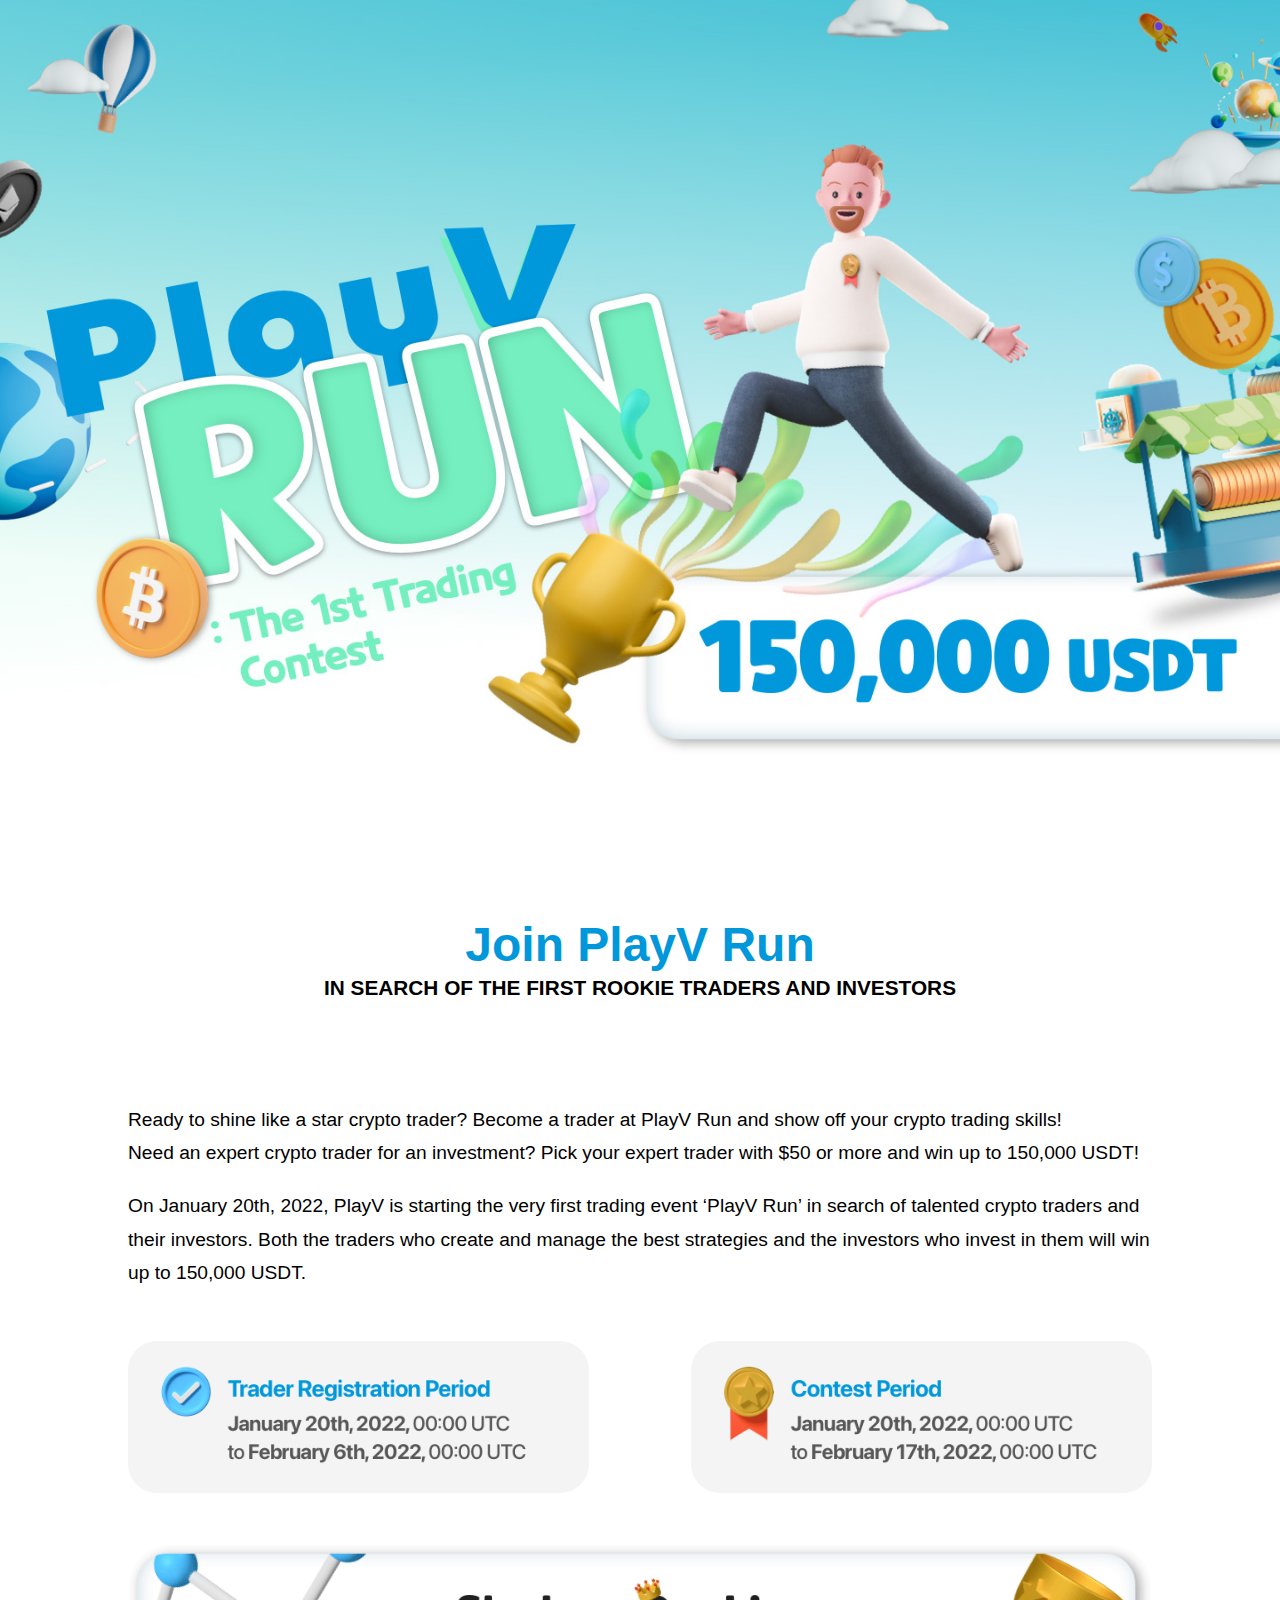
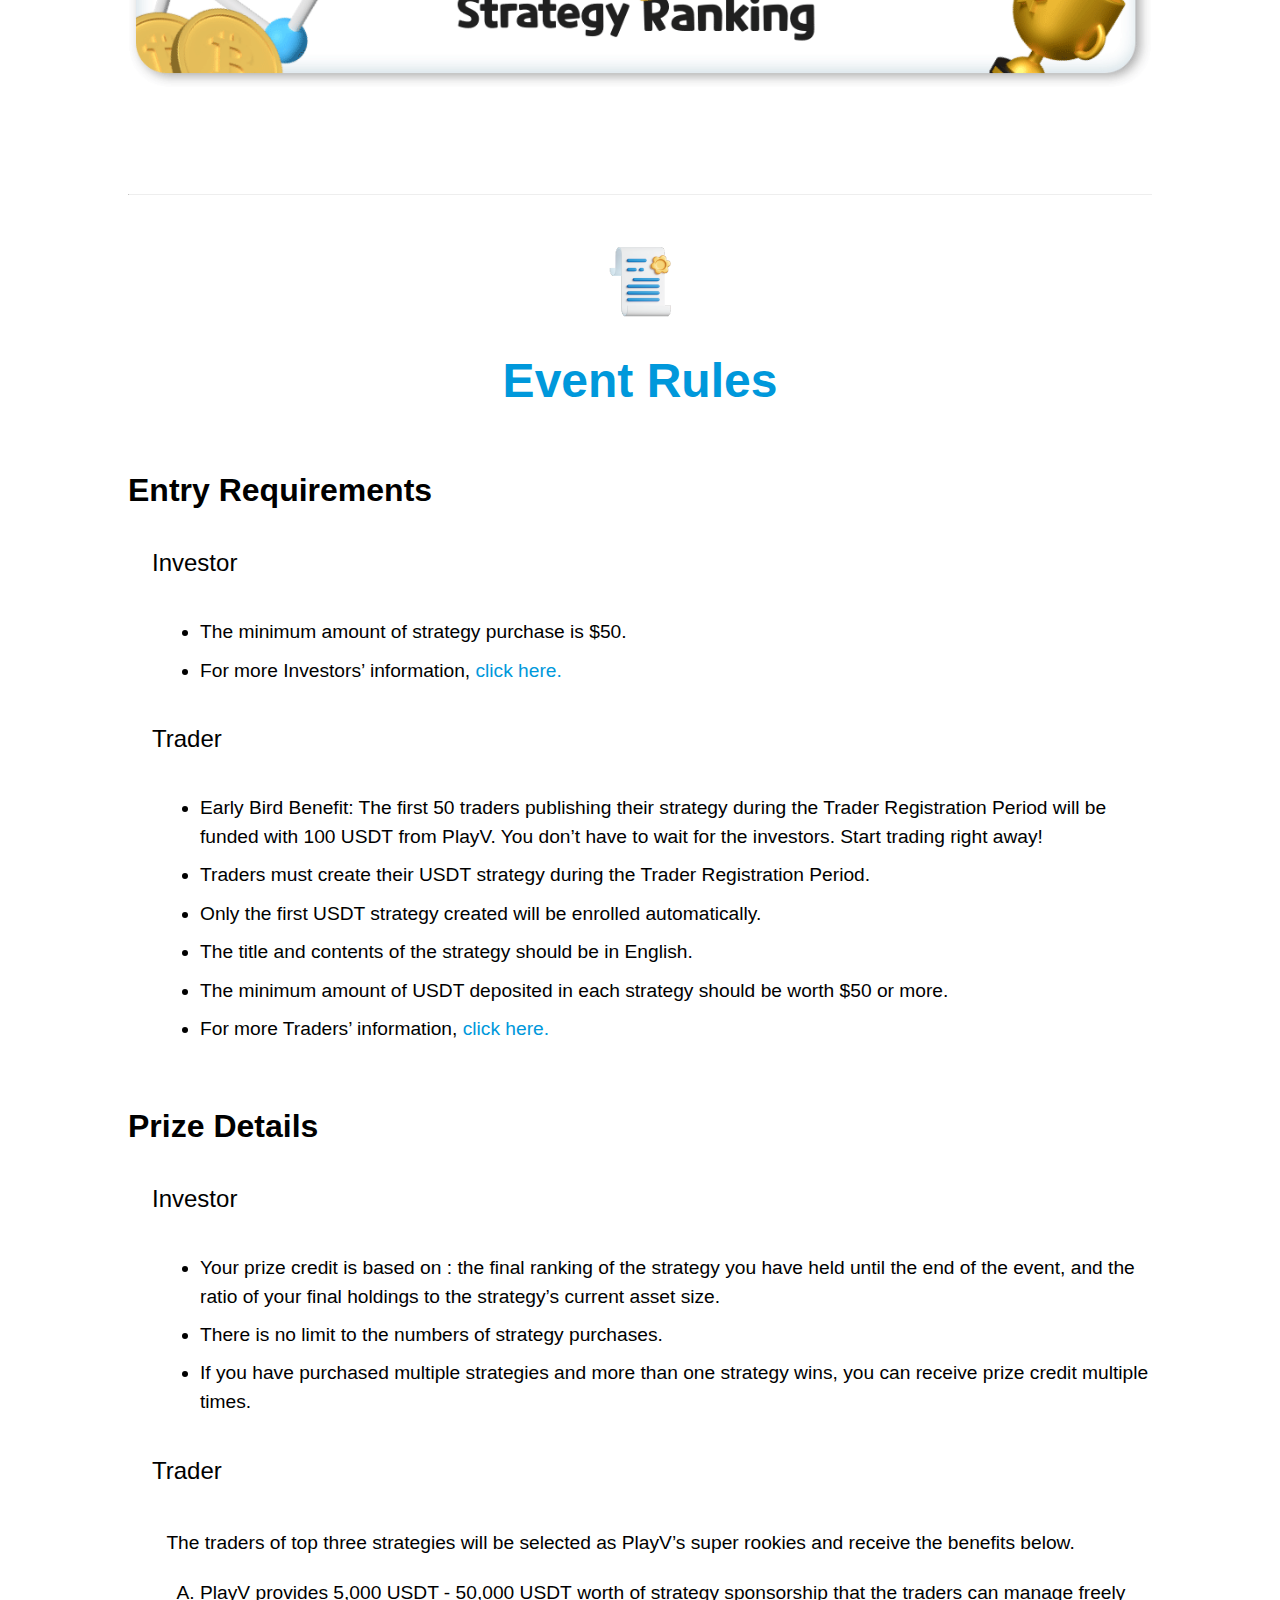
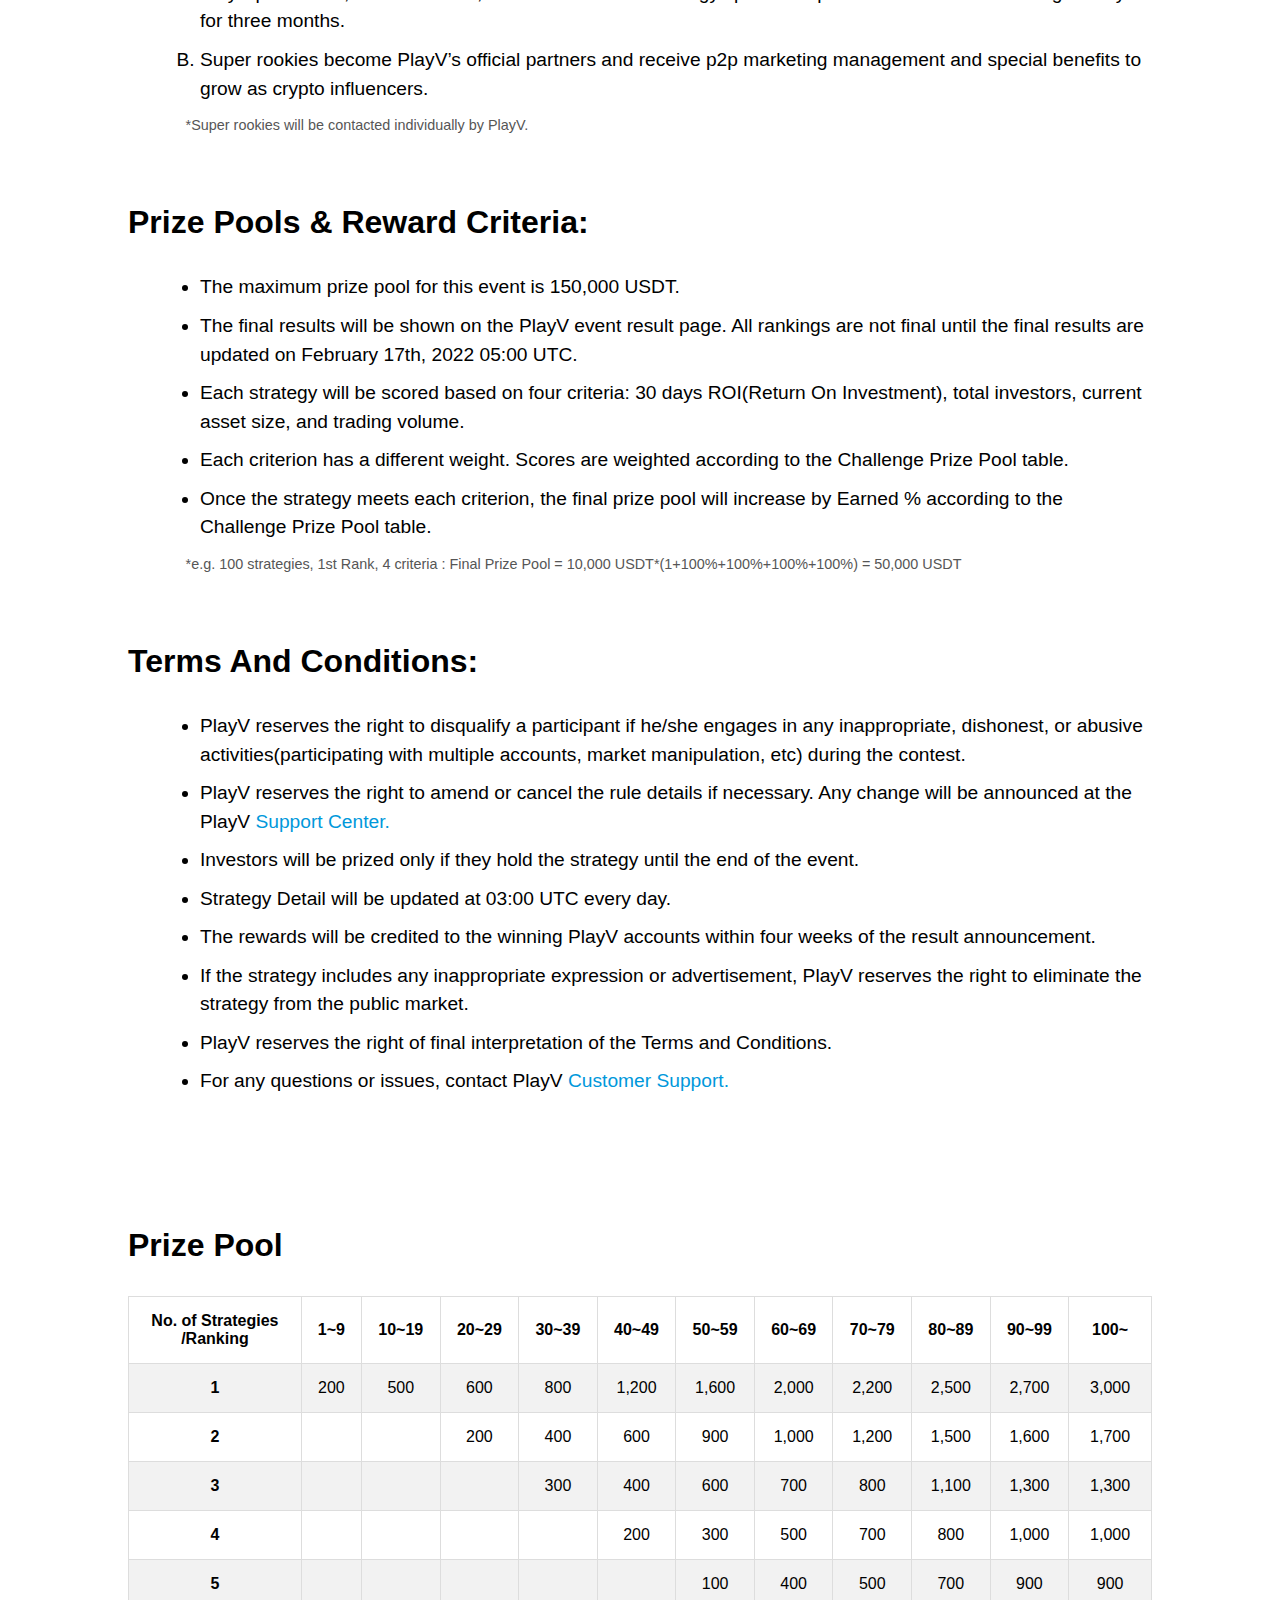
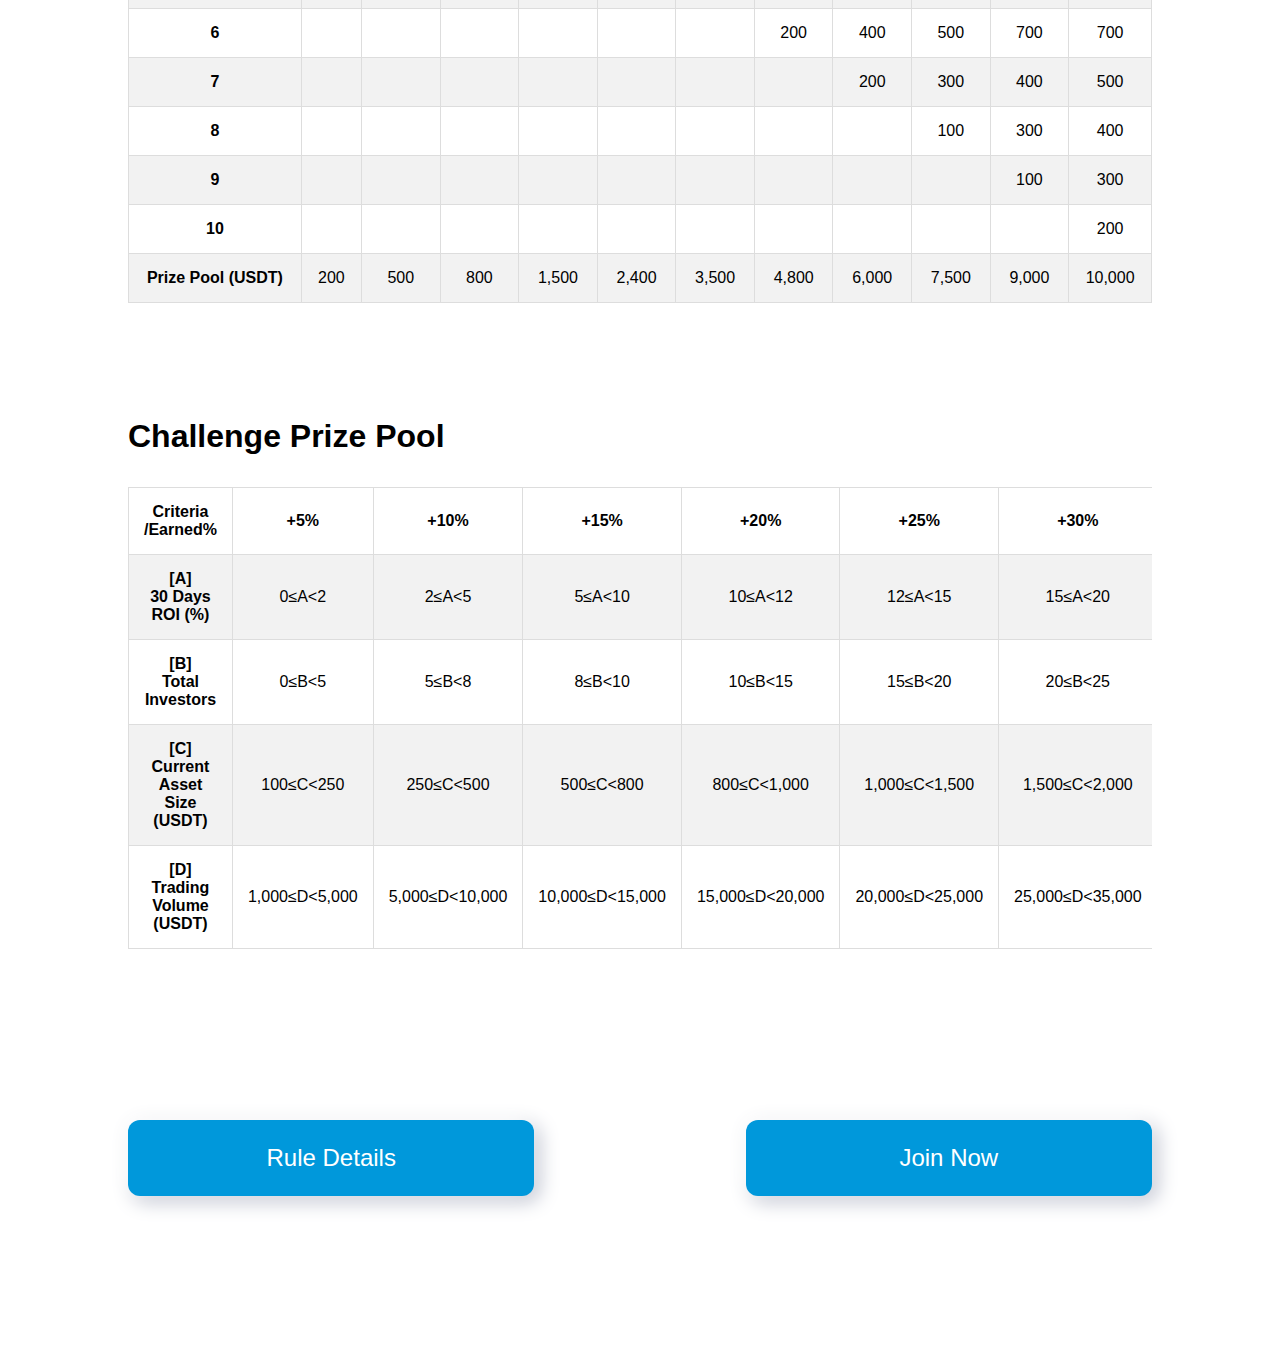
<file: playv-run-03/index.html>
<!DOCTYPE html>
<html>
  <head>
    <meta charset="UTF-8" />
    <meta name="viewport" content="width=device-width, initial-scale=1.0">
    <link rel="stylesheet" href="index.css" />
  </head>
  <body>
    <div class="banner">
      <a href="https://bit.ly/3I5tc26"><img src="img/banner00.jpg" width="100%"/></a>
      </div>
    <div class="app">
      <div class="intro">
        <h1 style="margin-bottom: 0em;"><a href="https://bit.ly/328N3y5" >Join PlayV Run</a></h1>
        <p class="headline">In search of the first rookie traders and investors</p>
        <p>Ready to shine like a star crypto trader? Become a trader at PlayV Run and show off your crypto trading skills!<br/>
          Need an expert crypto trader for an investment? Pick your expert trader with $50 or more and win up to 150,000 USDT!</p>
          
        <p>On January 20th, 2022, PlayV is starting the very first trading event ‘PlayV Run’ in search of talented crypto traders and their investors. Both the traders who create and manage the best strategies and the investors who invest in them will win up to 150,000 USDT.</p>
        <div class="datesblock1">
          <img class="dates" src="img/registInfo.png" />
          <img class="dates" src="img/contInfo.png" />
        </div>
        <div class="datesblock2">
          <img class="dates" src="img/registInfo.png" /><br/>
          <img class="dates" src="img/contInfo.png" />
        </div>
        
        <a class="buttonlong" href="https://bit.ly/3nwrxL2"><img src="img/buttonRank.png" width="100%"></a>
      </div>

      <div class="rules">
        <hr/>
        <img src="img/scroll.png" class="icon" />
        <h1 >Event Rules</h1>

        <h3>Entry Requirements</h3>
        <h5>Investor</h5>
        <ul>
          <li>The minimum amount of strategy purchase is <strong>$50.</strong></li>
          <li>For more Investors’ information, <a href="https://bit.ly/3A6IOzq">click here.</a></li>
        </ul>
        <h5>Trader</h5>
        <ul>
          <li><strong>Early Bird Benefit:</strong> The first 50 traders publishing their strategy during the Trader Registration Period will be funded with <strong>100 USDT</strong> from PlayV. You don’t have to wait for the investors. Start trading right away!</li>
          <li>Traders must create their <strong>USDT</strong> strategy during the Trader Registration Period.</li>
          <li>Only <strong>the first</strong> USDT strategy created will be enrolled automatically.</li>
          <li>The title and contents of the strategy should be in <strong>English.</strong></li>
          <li>The minimum amount of USDT deposited in each strategy should be worth <strong>$50</strong> or more.</li>
          <li>For more Traders’ information, <a href="https://bit.ly/3AaVeGQ">click here.</a></li>
        </ul>

        <h3>Prize Details</h3>
        <h5>Investor</h5>
        <ul>
          <li>Your prize credit is based on : the <strong>final ranking</strong> of the strategy you have held until the end of the event, and <strong>the ratio of your final holdings</strong> to the strategy’s current asset size.</li>
        <li>There is <strong>no limit</strong> to the numbers of strategy purchases.</li>
        <li>If you have purchased <strong>multiple strategies</strong> and more than one strategy wins, you can receive prize credit <strong>multiple times.</strong></li>
        </ul>
        <h5>Trader</h5>
        <p class="indent">The traders of top three strategies will be selected as PlayV’s super rookies and receive the benefits below.</p>
        <ol type = "A">
          <li>PlayV provides <strong>5,000 USDT - 50,000 USDT</strong> worth of strategy sponsorship that the traders can manage freely for three months.</li>
          <li>Super rookies become PlayV’s official partners and receive p2p marketing management and special benefits to grow as crypto influencers.</li>
        </ol>
        <p class="caption">*Super rookies will be contacted individually by PlayV. </p>

        <h3>Prize Pools & Reward Criteria:</h3>
        <ul>
          <li>The maximum prize pool for this event is <strong>150,000 USDT.</strong></li>
          <li>The <strong>final results</strong> will be shown on the PlayV event result page. All rankings are not final until the final results are updated on February 17th, 2022 05:00 UTC.</li>
          <li>Each strategy will be scored based on <strong>four criteria</strong>: 30 days ROI(Return On Investment), total investors, current asset size, and trading volume.</li>
          <li>Each criterion has a <strong>different weight.</strong> Scores are weighted according to the <strong>Challenge Prize Pool table.</strong></li>
          <li>Once the strategy meets each criterion, the final prize pool will increase by <strong>Earned %</strong> according to the <strong>Challenge Prize Pool table.</strong></li>
        </ul>
        <p class="caption">*e.g. 100 strategies, 1st Rank, 4 criteria : Final Prize Pool = 10,000 USDT*(1+100%+100%+100%+100%) = 50,000 USDT</p>

        <h3>Terms and Conditions:</h3>
        <ul>
          <li>PlayV reserves the right to disqualify a participant if he/she engages in any inappropriate, dishonest, or abusive activities(participating with multiple accounts, market manipulation, etc) during the contest.</li>
          <li>PlayV reserves the right to <strong>amend or cancel the rule details</strong> if necessary. Any change will be announced at the PlayV <a href="https://bit.ly/3fwC04K">Support Center.</a></li>
          <li>Investors will be prized <strong>only if they hold</strong> the strategy until the end of the event.</li>
          <li>Strategy Detail will be updated at 03:00 UTC every day.</li>
          <li>The rewards will be credited to the winning PlayV accounts <strong>within four weeks</strong> of the result announcement.</li>
          <li>If the strategy includes any inappropriate expression or advertisement, PlayV reserves the right to eliminate the strategy from the public market.</li>
          <li>PlayV reserves <strong>the right of final interpretation</strong> of the Terms and Conditions.</li>
          <li>For any questions or issues, contact PlayV <a href="https://support.playv.co/hc/en-us/requests/new"> Customer Support.</a></li>
        </ul>


      <div class="prizepool">
        <h3>Prize Pool</h3>
        <table>
          <tr>
            <th>No. of Strategies<br/>/Ranking</th>
            <th>1~9</th>
            <th>10~19</th>
            <th>20~29</th>
            <th>30~39</th>
            <th>40~49</th>
            <th>50~59</th>
            <th>60~69</th>
            <th>70~79</th>
            <th>80~89</th>
            <th>90~99</th>
            <th>100~</th>
          </tr>
          <tr class="gray">
            <th>1</th>
            <td>200</td>
            <td>500</td>
            <td>600</td>
            <td>800</td>
            <td>1,200</td>
            <td>1,600</td>
            <td>2,000</td>
            <td>2,200</td>
            <td>2,500</td>
            <td>2,700</td>
            <td>3,000</td>
          </tr>
          <tr>
            <th>2</th>
            <td></td>
            <td></td>
            <td>200</td>
            <td>400</td>
            <td>600</td>
            <td>900</td>
            <td>1,000</td>
            <td>1,200</td>
            <td>1,500</td>
            <td>1,600</td>
            <td>1,700</td>
          </tr>
          <tr class="gray">
            <th>3</th>
            <td></td>
            <td></td>
            <td></td>
            <td>300</td>
            <td>400</td>
            <td>600</td>
            <td>700</td>
            <td>800</td>
            <td>1,100</td>
            <td>1,300</td>
            <td>1,300</td>
          </tr>
          <tr>
            <th>4</th>
            <td></td>
            <td></td>
            <td></td>
            <td></td>
            <td>200</td>
            <td>300</td>
            <td>500</td>
            <td>700</td>
            <td>800</td>
            <td>1,000</td>
            <td>1,000</td>
          </tr>
          <tr class="gray">
            <th>5</th>
            <td></td>
            <td></td>
            <td></td>
            <td></td>
            <td></td>
            <td>100</td>
            <td>400</td>
            <td>500</td>
            <td>700</td>
            <td>900</td>
            <td>900</td>
          </tr>
          <tr>
            <th>6</th>
            <td></td>
            <td></td>
            <td></td>
            <td></td>
            <td></td>
            <td></td>
            <td>200</td>
            <td>400</td>
            <td>500</td>
            <td>700</td>
            <td>700</td>
          </tr>
          <tr class="gray">
            <th>7</th>
            <td></td>
            <td></td>
            <td></td>
            <td></td>
            <td></td>
            <td></td>
            <td></td>
            <td>200</td>
            <td>300</td>
            <td>400</td>
            <td>500</td>
          </tr>
          <tr>
            <th>8</th>
            <td></td>
            <td></td>
            <td></td>
            <td></td>
            <td></td>
            <td></td>
            <td></td>
            <td></td>
            <td>100</td>
            <td>300</td>
            <td>400</td>
          </tr>
          <tr class="gray">
            <th>9</th>
            <td></td>
            <td></td>
            <td></td>
            <td></td>
            <td></td>
            <td></td>
            <td></td>
            <td></td>
            <td></td>
            <td>100</td>
            <td>300</td>
          </tr>
          <tr>
            <th >10</th>
            <td></td>
            <td></td>
            <td></td>
            <td></td>
            <td></td>
            <td></td>
            <td></td>
            <td></td>
            <td></td>
            <td></td>
            <td>200</td>
          </tr>
          <tr class="gray">
            <th>Prize Pool (USDT)</th>
            <td>200</td>
            <td>500</td>
            <td>800</td>
            <td>1,500</td>
            <td>2,400</td>
            <td>3,500</td>
            <td>4,800</td>
            <td>6,000</td>
            <td>7,500</td>
            <td>9,000</td>
            <td>10,000</td>
          </tr>
        </table>
      </div>

      <div class="cprizepool">
        <h3>Challenge Prize Pool</h3>
        <table>
          <tr>
            <th>Criteria <br/>/Earned%</th>
            <th>+5%</th>
            <th>+10%</th>
            <th>+15%</th>
            <th>+20%</th>
            <th>+25%</th>
            <th>+30%</th>
            <th>+35%</th>
            <th>+40%</th>
            <th>+45%</th>
            <th>+50%</th>
            <th>+60%</th>
            <th>+70%</th>
            <th>+80%</th>
            <th>+90%</th>
            <th>+100%</th>
            <th class="score">Score Weights</th>
          </tr>
          <tr class="gray">
            <th>[A]<br/>30 Days ROI (%)</th>
            <td>0≤A&#60;2</td>
            <td>2≤A&#60;5</td>
            <td>5≤A&#60;10</td>
            <td>10≤A&#60;12</td>
            <td>12≤A&#60;15</td>
            <td>15≤A&#60;20</td>
            <td>20≤A&#60;22</td>
            <td>22≤A&#60;25</td>
            <td>25≤A&#60;30</td>
            <td>30≤A&#60;40</td>
            <td>40≤A&#60;50</td>
            <td>50≤A&#60;60</td>
            <td>60≤A&#60;70</td>
            <td>70≤A&#60;80</td>
            <td>80≤A</td>
            <td class="score">0.4</td>
          </tr>
          <tr>
            <th>[B]<br/>Total Investors</th>
            <td>0≤B&#60;5</td>
            <td>5≤B&#60;8</td>
            <td>8≤B&#60;10</td>
            <td>10≤B&#60;15</td>
            <td>15≤B&#60;20</td>
            <td>20≤B&#60;25</td>
            <td>25≤B&#60;30</td>
            <td>30≤B&#60;40</td>
            <td>40≤B&#60;50</td>
            <td>50≤B&#60;60</td>
            <td>60≤B&#60;70</td>
            <td>70≤B&#60;80</td>
            <td>80≤B&#60;90</td>
            <td>90≤B&#60;100</td>
            <td>100≤B</td>
            <td class="score">0.2</td>
          </tr>
          <tr class="gray">
            <th>[C]<br/>Current Asset Size (USDT)</th>
            <td>100≤C&#60;250</td>
            <td>250≤C&#60;500</td>
            <td>500≤C&#60;800</td>
            <td>800≤C&#60;1,000</td>
            <td>1,000≤C&#60;1,500</td>
            <td>1,500≤C&#60;2,000</td>
            <td>2,000≤C&#60;3,000</td>
            <td>3,000≤C&#60;4,000</td>
            <td>4,000≤C&#60;5,000</td>
            <td>5,000≤C&#60;6,000</td>
            <td>6,000≤C&#60;7,000</td>
            <td>7,000≤C&#60;8,000</td>
            <td>8,000≤C&#60;9,000</td>
            <td>9,000≤C&#60;10,000</td>
            <td>10,000≤C</td>
            <td class="score">0.2</td>
          </tr>
          <tr>
            <th>[D]<br/>Trading Volume (USDT)</th>
            <td>1,000≤D&#60;5,000</td>
            <td>5,000≤D&#60;10,000</td>
            <td>10,000≤D&#60;15,000</td>
            <td>15,000≤D&#60;20,000</td>
            <td>20,000≤D&#60;25,000</td>
            <td>25,000≤D&#60;35,000</td>
            <td>35,000≤D&#60;40,000</td>
            <td>40,000≤D&#60;50,000</td>
            <td>50,000≤D&#60;100,000</td>
            <td>100,000≤D&#60;150,000</td>
            <td>150,000≤D&#60;200,000</td>
            <td>200,000≤D&#60;250,000</td>
            <td>250,000≤D&#60;300,000</td>
            <td>300,000≤D&#60;400,000</td>
            <td>400,000≤D</td>
            <td class="score">0.2</td>
          </tr>
          </table>
      </div>

      <div class="nav">
        <a class="button" href="https://bit.ly/33tmx2T">Rule Details</a>
        <a class="button" href="https://bit.ly/3GE0Yv7">Join Now</a>
      </div>
    </div>
  </body>
</html>
</file>
<file: playv-run-03/index.css>
body {
  width: 100%;
  height: 100%;
  margin: 0px;
  padding: 0px;
  font-family: -apple-system, Arial, Helvetica, sans-serif;
}

.app {
  margin-left: 10%;
  margin-right: 10%;
  padding-top: 5%;
  width: 80%;
}

h1 {
  font-size: 3em;
  font-weight: 700;
  text-align: center;
  color: #0098db;
  margin-bottom: 1em;
}

h3 {
  font-size: 2em;
  font-weight: 600;
  text-align: left;
  text-transform: capitalize;
  margin-top: 2em;
}

h5 {
  font-size: 1.5em;
  font-weight: 400;
  text-transform: capitalize;
  line-height: 1.2em;
  margin-left: 1em;
}

p {
  font-size: 1.2em;
  font-weight: 300;
  line-height: 1.75em;
  margin-top: 0.5em;
}

.indent {
  margin-left: 2em;
}

li {
  line-height: 1.5em;
  margin-top: 0.5em;
  font-weight: 300;
  font-size: 1.2em;
}

ul {
  margin-left: 2em;
}
ol {
  margin-left: 2em;
}

a {
  color: #0098db;
}
a:link {
  text-decoration: none;
}
a:hover {
  color: #2c2c2c;
  text-decoration: underline;
}
a:active {
  color: #2c2c2c;
  text-decoration: underline;
}
a:visited {
  color: #0098db;
  text-decoration: underline;
}
.caption {
  font-size: 0.9em;
  color: #565656;
  font-weight: 400;
  line-height: 0.9em;
  margin-left: 4em;
  margin-bottom: 5em;
}
.headline {
  font-size: 1.3em;
  margin-top: 0.3em;
  margin-bottom: 5em;
  line-height: 1em;
  text-transform: uppercase;
  font-weight: 700;
  text-align: center;
  margin-left: 0em;
}

.banner {
  width: 100%;
  height: auto;
  margin: 0px;
  padding: 0px;
}

.intro {
  height: auto;
  padding-top: 5%;
}

.rules {
  height: auto;
}

.nav {
  display: flex;
  justify-content: space-between;
  align-items: center;
  margin-top: 10em;
  margin-bottom: 10em;
}
.dates {
  width: 45%;
}

.datesblock1 {
  visibility: visible;
  margin-top: 5%;
  display: flex;
  justify-content: space-between;
}
.datesblock2 {
  visibility: hidden;
  margin-top: 5%;
}

.prizepool {
  padding-top: 5%;
  overflow-x: scroll;
}
.cprizepool {
  padding-top: 5%;
  padding-bottom: 1%;
  overflow-x: scroll;
}

.icon {
  width: 6%;
  margin-left: 47%;
  margin-right: 47%;
}
.button {
  width: 35%;
  background-color: #0098db; /* Green */
  border: none;
  color: #fff;
  padding: 1em 1em;
  text-align: center;
  text-decoration: none;
  font-size: 16px;
  border-radius: 0.5em;
  font-size: 1.5em;
  box-shadow: -5px -5px 20px white, 5px 5px 20px #babecc;
}

.button:hover {
  box-shadow: -3px -3px 8px white, 3px 3px 8px #babecc;
  color: #fff;
}

.button:active {
  box-shadow: inset 5px 5px 10px #babecc, inset -5px -5px 10px white;
  color: #fff;
}

.button:after {
  box-shadow: inset 5px 5px 10px #babecc, inset -5px -5px 10px white;
  color: #fff;
}
.button:visited {
  box-shadow: inset 5px 5px 10px #babecc, inset -5px -5px 10px white;
  color: #fff;
}

.buttonlong {
  display: block;
  justify-self: center;
  width: 100%;
  margin-top: 5%;
  /* background-color: #0098db; */
  border: none;
  color: #fff;
  /* padding: 1em 1em; */
  /* text-align: center; */
  /* text-decoration: none; */
  /* font-size: 16px; */
  /* border-radius: 0.5em; */
  /* font-size: 1.5em; */
  /* box-shadow: -5px -5px 20px white, 5px 5px 20px #babecc; */
}

table,
td,
th {
  border: 1px solid #ddd;
  text-align: center;
}

table {
  border-collapse: collapse;
  width: 100%;
}

th,
td {
  padding: 15px;
}

.gray {
  background-color: #f2f2f2;
}

hr {
  border-top: 1px;
  margin-top: 10%;
  margin-bottom: 5%;
}

.score {
  background-color: #565656;
  color: #fff;
}

@media only screen and (min-width: 600px) {
  .datesblock2 {
    display: none;
  }
}

@media only screen and (max-width: 600px) {
  body {
    width: 100%;
    height: 100%;
    margin: 0px;
    padding: 0px;
  }
  .app: {
    margin-left: 5%;
    margin-right: 5%;
    width: 90%;
    height: auto;
  }
  p {
    font-size: 1em;
    font-weight: 400;
    line-height: 1.7em;
    margin-left: 0em;
  }
  .indent {
    margin-left: 1em;
  }

  h1 {
    font-size: 2.5em;
  }

  h3 {
    font-size: 1.5em;
    line-height: 1em;
    margin-top: 2em;
    font-weight: 700;
  }

  h5 {
    font-size: 1em;
    line-height: 1em;
    margin-top: 0.5em;
    font-weight: 600;
  }
  ul {
    margin-left: 0em;
  }
  ol {
    margin-left: 0em;
  }
  li {
    font-size: 1em;
  }
  .caption {
    font-size: 0.85em;
    line-height: 1.5em;
    margin-left: 2.75em;
  }
  .headline {
    font-size: 1em;
    margin-bottom: 2em;
    line-height: 1.5em;
  }

  .icon {
    width: 20%;
    margin-left: 40%;
    margin-right: 40%;
  }
  .button {
    font-size: 1em;
    padding: 1em 1em;
  }

  .dates {
    width: 100%;
    margin-top: 5%;
  }
  .datesblock1 {
    display: none;
  }
  .datesblock2 {
    visibility: visible;
    width: 100%;
  }

  hr {
    margin-top: 25%;
  }

  .prizepool {
    overflow-x: scroll;
  }
  .cprizepool {
    overflow-x: scroll;
  }
  .nav {
    margin-top: 3em;
    margin-bottom: 3em;
  }
}
</file>
